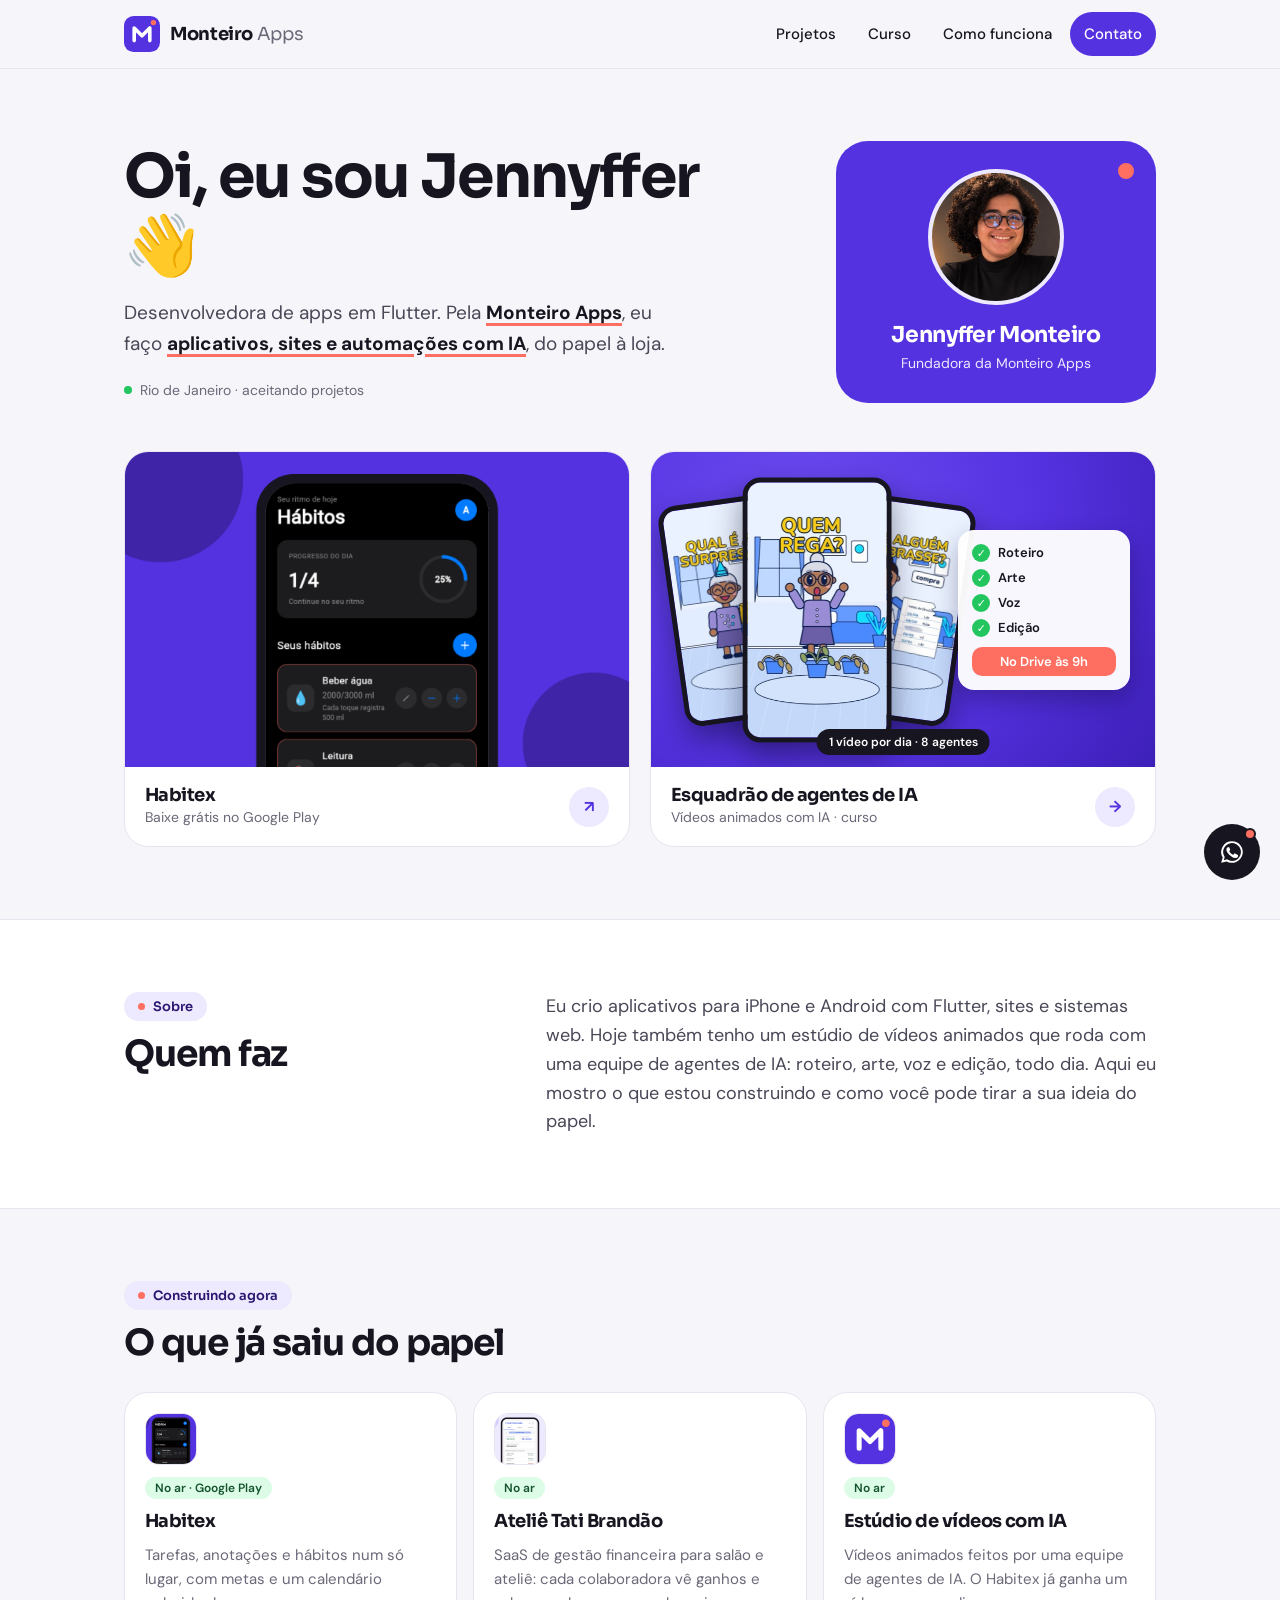
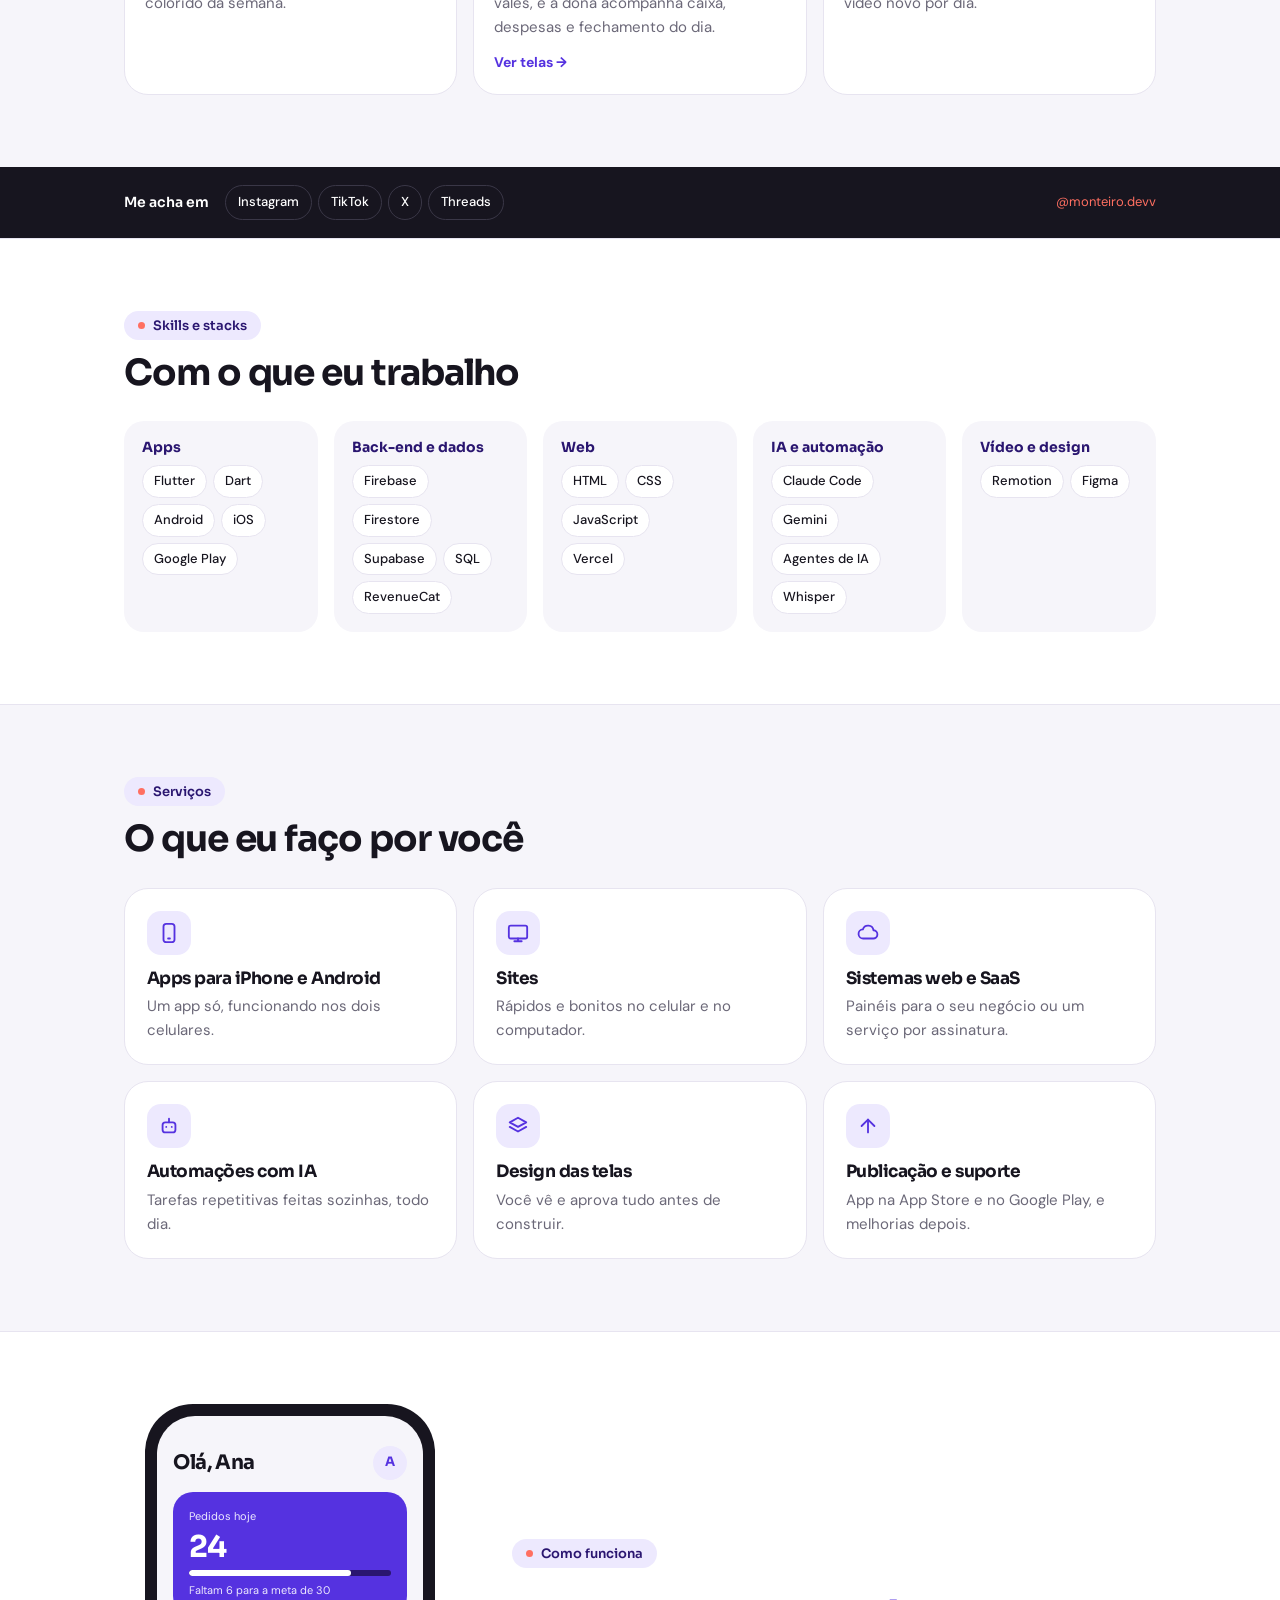
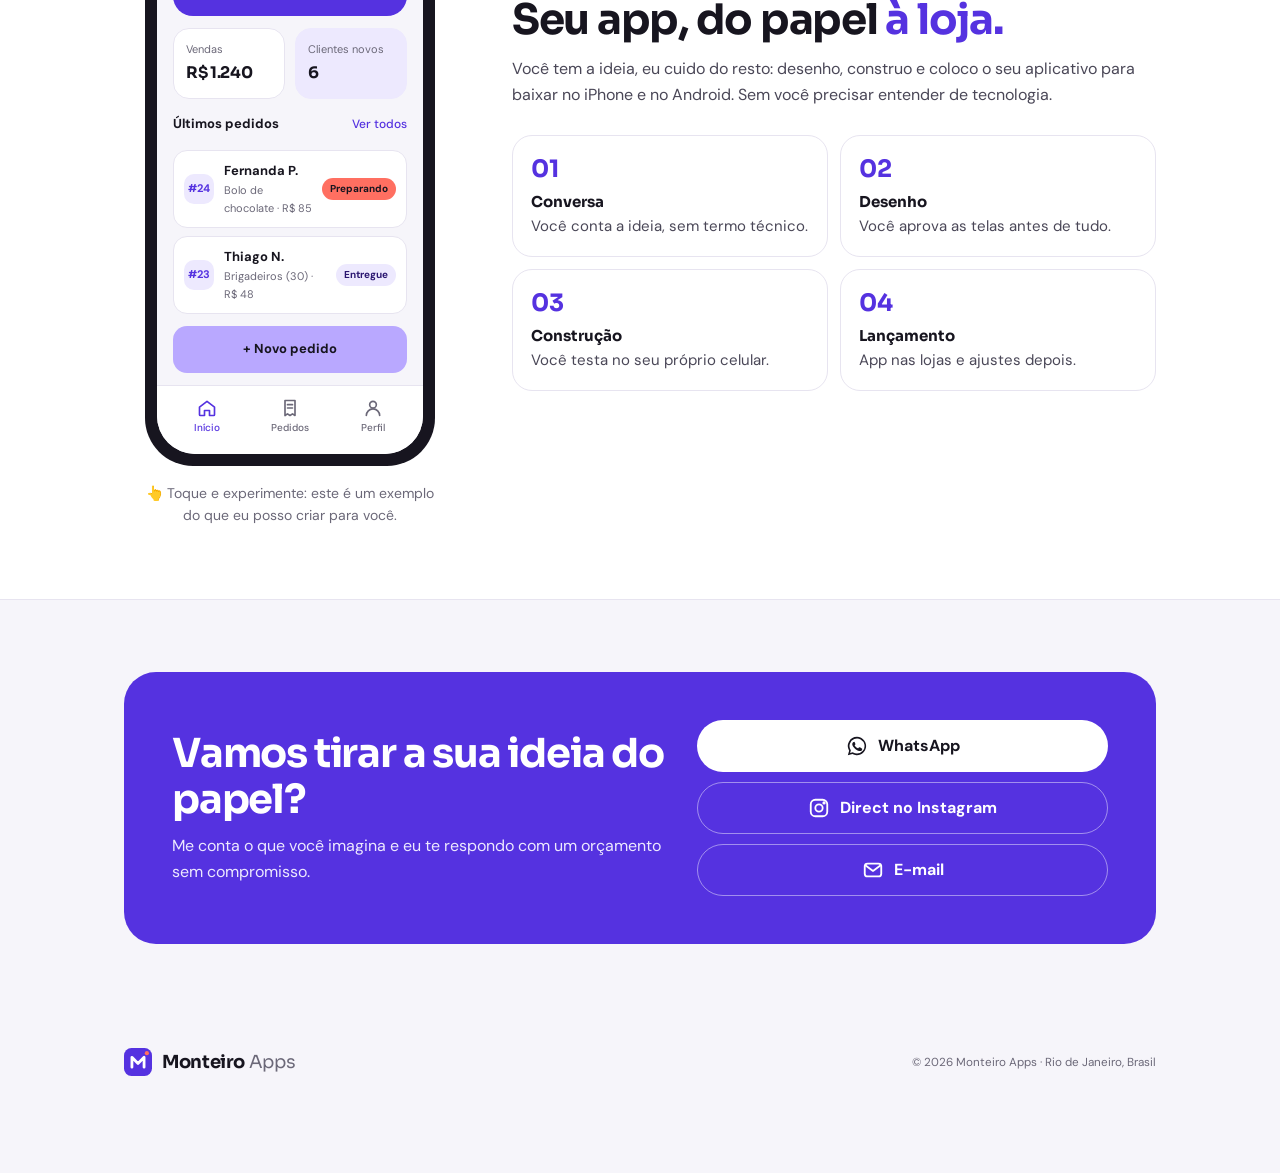
<file: index.html>
<!doctype html>
<html lang="pt-BR">
<head>
  <meta charset="utf-8">
  <meta name="viewport" content="width=device-width, initial-scale=1">
  <title>Jennyffer Monteiro · Monteiro Apps</title>
  <meta name="description" content="Jennyffer Monteiro, da Monteiro Apps: aplicativos para iPhone e Android, sites e automações com IA, do papel à loja.">
  <meta name="theme-color" content="#5532E0">
  <meta property="og:title" content="Jennyffer Monteiro · Monteiro Apps">
  <meta property="og:description" content="Aplicativos, sites e automações com IA, do papel à loja.">
  <meta property="og:type" content="website">
  <!-- TODO (pendente): og:url e og:image quando o domínio e a imagem de compartilhamento estiverem prontos -->
  <link rel="icon" href="assets/img/favicon.svg" type="image/svg+xml">
  <link rel="preconnect" href="https://fonts.googleapis.com">
  <link rel="preconnect" href="https://fonts.gstatic.com" crossorigin>
  <link href="https://fonts.googleapis.com/css2?family=Sora:wght@400;600;700&family=DM+Sans:wght@400;500;700&display=swap" rel="stylesheet">
  <link rel="stylesheet" href="assets/css/site.css?v=5">
</head>
<body>
  <a class="pular" href="#conteudo">Pular para o conteúdo</a>

  <header class="topo">
    <div class="container">
      <a href="#conteudo" class="marca" aria-label="Monteiro Apps, início">
        <svg viewBox="0 0 120 120" width="36" height="36" aria-hidden="true"><rect width="120" height="120" rx="32" fill="#5532E0"/><path d="M34 82V40l26 26 26-26v42" fill="none" stroke="#FFFFFF" stroke-width="12" stroke-linecap="round" stroke-linejoin="round"/><circle cx="98" cy="22" r="9" fill="#FF6F61"/></svg>
        <span class="marca__nome"><b>Monteiro</b> <span>Apps</span></span>
      </a>
      <nav aria-label="Principal">
        <a href="#projetos">Projetos</a>
        <a href="curso.html">Curso</a>
        <a href="#como-funciona">Como funciona</a>
        <a href="#contato" class="cta">Contato</a>
      </nav>
    </div>
  </header>

  <main id="conteudo">
    <section class="container hero">
      <div class="hero__texto">
        <h1>Oi, eu sou Jennyffer 👋</h1>
        <p>Desenvolvedora de apps em Flutter. Pela <b>Monteiro Apps</b>, eu faço <b>aplicativos, sites e automações com IA</b>, do papel à loja.</p>
        <span class="local">Rio de Janeiro · aceitando projetos</span>
      </div>
      <div class="perfil">
        <div class="avatar"><img src="assets/img/jenny.jpg" alt="Foto da Jennyffer Monteiro" width="136" height="136"></div>
        <div><strong>Jennyffer Monteiro</strong><br><small>Fundadora da Monteiro Apps</small></div>
      </div>
    </section>

    <div class="container destaques">
      <a class="card" href="https://play.google.com/store/apps/details?id=com.jennyffer.habitex" target="_blank" rel="noopener">
        <div class="card__img"><img src="assets/img/projetos/habitex.png" alt="Telas do app Habitex" width="1280" height="800"></div>
        <div class="card__rodape">
          <div><h3>Habitex</h3><small>Baixe grátis no Google Play</small></div>
          <span class="seta" aria-hidden="true">↗</span>
        </div>
      </a>
      <a class="card" href="curso.html">
        <div class="card__img">
          <div class="esq-arte" role="img" aria-label="Três vídeos do Habitex feitos pela equipe de agentes de IA e a esteira de produção">
            <div class="esq-arte__celulares">
              <img src="assets/img/curso/video-1.jpg" alt="" class="esq-cel esq-cel--esq" width="270" height="480">
              <img src="assets/img/curso/video-3.jpg" alt="" class="esq-cel esq-cel--meio" width="270" height="480">
              <img src="assets/img/curso/video-2.jpg" alt="" class="esq-cel esq-cel--dir" width="270" height="480">
            </div>
            <ul class="esq-arte__esteira">
              <li><span>✓</span>Roteiro</li>
              <li><span>✓</span>Arte</li>
              <li><span>✓</span>Voz</li>
              <li><span>✓</span>Edição</li>
              <li class="esq-arte__ok">No Drive às 9h</li>
            </ul>
            <span class="esq-arte__selo">1 vídeo por dia · 8 agentes</span>
          </div>
        </div>
        <div class="card__rodape">
          <div><h3>Esquadrão de agentes de IA</h3><small>Vídeos animados com IA · curso</small></div>
          <span class="seta" aria-hidden="true">→</span>
        </div>
      </a>
    </div>

    <section id="sobre" class="secao secao--branca">
      <div class="container sobre">
        <div class="cabeca"><span class="rotulo">Sobre</span><h2>Quem faz</h2></div>
        <p>Eu crio aplicativos para iPhone e Android com Flutter, sites e sistemas web. Hoje também tenho um estúdio de vídeos animados que roda com uma equipe de agentes de IA: roteiro, arte, voz e edição, todo dia. Aqui eu mostro o que estou construindo e como você pode tirar a sua ideia do papel.</p>
      </div>
    </section>

    <section id="projetos" class="secao">
      <div class="container">
        <div class="cabeca"><span class="rotulo">Construindo agora</span><h2>O que já saiu do papel</h2></div>
        <ul class="projetos">
          <li><a class="projeto" href="https://play.google.com/store/apps/details?id=com.jennyffer.habitex" target="_blank" rel="noopener">
            <div class="projeto__ico"><img src="assets/img/projetos/habitex.png" alt=""></div>
            <span class="tag">No ar · Google Play</span>
            <h3>Habitex</h3>
            <p>Tarefas, anotações e hábitos num só lugar, com metas e um calendário colorido da semana.</p>
          </a></li>
          <li><button type="button" class="projeto" data-galeria="galeria-atelie">
            <div class="projeto__ico"><img src="assets/img/projetos/atelie.png" alt=""></div>
            <span class="tag">No ar</span>
            <h3>Ateliê Tati Brandão</h3>
            <p>SaaS de gestão financeira para salão e ateliê: cada colaboradora vê ganhos e vales, e a dona acompanha caixa, despesas e fechamento do dia.</p>
            <span class="projeto__ver">Ver telas →</span>
          </button></li>
          <li><a class="projeto" href="curso.html">
            <div class="projeto__ico"><img src="assets/img/simbolo.svg" alt=""></div>
            <span class="tag">No ar</span>
            <h3>Estúdio de vídeos com IA</h3>
            <p>Vídeos animados feitos por uma equipe de agentes de IA. O Habitex já ganha um vídeo novo por dia.</p>
          </a></li>
        </ul>
      </div>
    </section>

    <section class="acha" aria-label="Redes sociais">
      <div class="container">
        <h2>Me acha em</h2>
        <div class="redes">
          <a href="https://instagram.com/monteiro.devv" target="_blank" rel="noopener">Instagram</a>
          <a href="https://tiktok.com/@monteiro.devv" target="_blank" rel="noopener">TikTok</a>
          <a href="https://x.com/monteirodevv" target="_blank" rel="noopener">X</a>
          <a href="https://threads.net/@monteiro.devv" target="_blank" rel="noopener">Threads</a>
        </div>
        <p class="arroba">@monteiro.devv</p>
      </div>
    </section>

    <section id="skills" class="secao secao--branca">
      <div class="container">
        <div class="cabeca"><span class="rotulo">Skills e stacks</span><h2>Com o que eu trabalho</h2></div>
        <div class="stacks">
          <div class="grupo"><h3>Apps</h3><div class="chips"><span>Flutter</span><span>Dart</span><span>Android</span><span>iOS</span><span>Google Play</span></div></div>
          <div class="grupo"><h3>Back-end e dados</h3><div class="chips"><span>Firebase</span><span>Firestore</span><span>Supabase</span><span>SQL</span><span>RevenueCat</span></div></div>
          <div class="grupo"><h3>Web</h3><div class="chips"><span>HTML</span><span>CSS</span><span>JavaScript</span><span>Vercel</span></div></div>
          <div class="grupo"><h3>IA e automação</h3><div class="chips"><span>Claude Code</span><span>Gemini</span><span>Agentes de IA</span><span>Whisper</span></div></div>
          <div class="grupo"><h3>Vídeo e design</h3><div class="chips"><span>Remotion</span><span>Figma</span></div></div>
        </div>
      </div>
    </section>

    <section id="servicos" class="secao">
      <div class="container">
        <div class="cabeca"><span class="rotulo">Serviços</span><h2>O que eu faço por você</h2></div>
        <div class="servicos">
          <div class="serv"><span class="serv__ico"><svg viewBox="0 0 24 24" fill="none" stroke="currentColor" stroke-width="2" stroke-linecap="round" stroke-linejoin="round" aria-hidden="true"><rect x="6" y="2" width="12" height="20" rx="3"/><path d="M11 18h2"/></svg></span><h3>Apps para iPhone e Android</h3><p>Um app só, funcionando nos dois celulares.</p></div>
          <div class="serv"><span class="serv__ico"><svg viewBox="0 0 24 24" fill="none" stroke="currentColor" stroke-width="2" stroke-linecap="round" stroke-linejoin="round" aria-hidden="true"><rect x="2" y="4" width="20" height="14" rx="2"/><path d="M8 21h8M12 18v3"/></svg></span><h3>Sites</h3><p>Rápidos e bonitos no celular e no computador.</p></div>
          <div class="serv"><span class="serv__ico"><svg viewBox="0 0 24 24" fill="none" stroke="currentColor" stroke-width="2" stroke-linecap="round" stroke-linejoin="round" aria-hidden="true"><path d="M7 18a5 5 0 0 1-.6-10A6 6 0 0 1 18 9a4.5 4.5 0 0 1-.5 9z"/></svg></span><h3>Sistemas web e SaaS</h3><p>Painéis para o seu negócio ou um serviço por assinatura.</p></div>
          <div class="serv"><span class="serv__ico"><svg viewBox="0 0 24 24" fill="none" stroke="currentColor" stroke-width="2" stroke-linecap="round" stroke-linejoin="round" aria-hidden="true"><rect x="5" y="8" width="14" height="11" rx="3"/><path d="M12 8V4M9 13h.01M15 13h.01"/></svg></span><h3>Automações com IA</h3><p>Tarefas repetitivas feitas sozinhas, todo dia.</p></div>
          <div class="serv"><span class="serv__ico"><svg viewBox="0 0 24 24" fill="none" stroke="currentColor" stroke-width="2" stroke-linecap="round" stroke-linejoin="round" aria-hidden="true"><path d="M12 3l9 5-9 5-9-5 9-5z"/><path d="M3 13l9 5 9-5"/></svg></span><h3>Design das telas</h3><p>Você vê e aprova tudo antes de construir.</p></div>
          <div class="serv"><span class="serv__ico"><svg viewBox="0 0 24 24" fill="none" stroke="currentColor" stroke-width="2" stroke-linecap="round" stroke-linejoin="round" aria-hidden="true"><path d="M12 19V5"/><path d="M5 12l7-7 7 7"/></svg></span><h3>Publicação e suporte</h3><p>App na App Store e no Google Play, e melhorias depois.</p></div>
        </div>
      </div>
    </section>

    <section id="como-funciona" class="secao secao--branca">
      <div class="container funciona">
        <div class="funciona__app">
          <div class="celular" role="region" aria-label="Exemplo de aplicativo para você experimentar">
          <div class="celular__tela">
            <div class="app" id="app-demo">
              <div class="app__conteudo">
                <!-- Tela: Início -->
                <section class="app__tela ativa" data-tela="inicio" aria-label="Início">
                  <div class="app__topo">
                    <span class="app__ola">Olá, Ana</span>
                    <span class="app__avatar" aria-hidden="true">A</span>
                  </div>
                  <div class="app__card">
                    <small>Pedidos hoje</small>
                    <strong data-app="total">24</strong>
                    <div class="app__barra" aria-hidden="true"><span data-app="barra"></span></div>
                    <small data-app="meta">Faltam 6 para a meta de 30</small>
                  </div>
                  <div class="app__grade">
                    <div class="app__mini"><small>Vendas</small><strong data-app="vendas">R$ 1.240</strong></div>
                    <div class="app__mini app__mini--lavanda"><small>Clientes novos</small><strong data-app="clientes">6</strong></div>
                  </div>
                  <div class="app__secao"><span>Últimos pedidos</span><button type="button" class="app__link" data-ir="pedidos">Ver todos</button></div>
                  <ul class="app__lista" data-app="ultimos"></ul>
                  <button type="button" class="app__botao" data-app="novo">+ Novo pedido</button>
                </section>

                <!-- Tela: Pedidos -->
                <section class="app__tela" data-tela="pedidos" aria-label="Pedidos">
                  <div class="app__topo"><span class="app__ola">Pedidos</span></div>
                  <p class="app__dica">Toque em um pedido para marcar como entregue.</p>
                  <ul class="app__lista app__lista--completa" data-app="todos"></ul>
                </section>

                <!-- Tela: Perfil -->
                <section class="app__tela" data-tela="perfil" aria-label="Perfil">
                  <div class="app__perfil">
                    <span class="app__avatar app__avatar--grande" aria-hidden="true">A</span>
                    <strong>Ana Souza</strong>
                    <small>Doceria da Ana</small>
                  </div>
                  <ul class="app__opcoes">
                    <li><span>Avisar novos pedidos</span><button type="button" class="app__chave" role="switch" aria-checked="true" aria-label="Avisar novos pedidos"></button></li>
                    <li><span>Resumo diário</span><button type="button" class="app__chave" role="switch" aria-checked="false" aria-label="Resumo diário"></button></li>
                  </ul>
                  <div class="app__marca">Seu app, com a sua marca.</div>
                </section>
              </div>

              <div class="app__aviso" data-app="aviso" role="status" aria-live="polite"></div>

              <nav class="app__abas" aria-label="Menu do app">
                <button type="button" class="ativa" data-ir="inicio" aria-current="page">
                  <svg viewBox="0 0 24 24" width="20" height="20" aria-hidden="true" fill="none" stroke="currentColor" stroke-width="2" stroke-linecap="round" stroke-linejoin="round"><path d="M3 11l9-7 9 7v9a1 1 0 0 1-1 1h-5v-6H9v6H4a1 1 0 0 1-1-1z"/></svg>
                  Início
                </button>
                <button type="button" data-ir="pedidos">
                  <svg viewBox="0 0 24 24" width="20" height="20" aria-hidden="true" fill="none" stroke="currentColor" stroke-width="2" stroke-linecap="round" stroke-linejoin="round"><path d="M6 3h12v18l-3-2-3 2-3-2-3 2z"/><path d="M9 8h6M9 12h6"/></svg>
                  Pedidos
                </button>
                <button type="button" data-ir="perfil">
                  <svg viewBox="0 0 24 24" width="20" height="20" aria-hidden="true" fill="none" stroke="currentColor" stroke-width="2" stroke-linecap="round" stroke-linejoin="round"><circle cx="12" cy="8" r="4"/><path d="M4 21a8 8 0 0 1 16 0"/></svg>
                  Perfil
                </button>
              </nav>
            </div>
          </div>
        </div>
          <p class="hero__dica"><span aria-hidden="true">👆</span> Toque e experimente: este é um exemplo do que eu posso criar para você.</p>
        </div>
        <div>
          <div class="cabeca"><span class="rotulo">Como funciona</span></div>
          <h3 class="titulo">Seu app, do papel <span>à loja.</span></h3>
          <p>Você tem a ideia, eu cuido do resto: desenho, construo e coloco o seu aplicativo para baixar no iPhone e no Android. Sem você precisar entender de tecnologia.</p>
          <ol class="etapas">
            <li><b>Conversa</b>Você conta a ideia, sem termo técnico.</li>
            <li><b>Desenho</b>Você aprova as telas antes de tudo.</li>
            <li><b>Construção</b>Você testa no seu próprio celular.</li>
            <li><b>Lançamento</b>App nas lojas e ajustes depois.</li>
          </ol>
        </div>
      </div>
    </section>

    <section id="contato" class="secao">
      <div class="container">
        <div class="contato">
          <div>
            <h2>Vamos tirar a sua ideia do papel?</h2>
            <p>Me conta o que você imagina e eu te respondo com um orçamento sem compromisso.</p>
          </div>
          <div class="contatos">
            <a class="btn btn--branco" href="https://wa.me/5521992798870?text=Ol%C3%A1%2C%20Jenny!%20Vim%20pelo%20seu%20site." target="_blank" rel="noopener">
              <svg viewBox="0 0 24 24" fill="currentColor" aria-hidden="true"><path d="M12 2a10 10 0 0 0-8.6 15.1L2 22l5-1.3A10 10 0 1 0 12 2Zm0 18.2a8.2 8.2 0 0 1-4.2-1.2l-.3-.2-3 .8.8-2.9-.2-.3A8.2 8.2 0 1 1 12 20.2Zm4.5-6.1c-.2-.1-1.5-.7-1.7-.8-.2-.1-.4-.1-.6.1l-.8 1c-.1.2-.3.2-.5.1a6.7 6.7 0 0 1-3.3-2.9c-.3-.4.2-.4.7-1.4.1-.2 0-.3 0-.5l-.8-1.8c-.2-.5-.4-.4-.6-.4h-.5a1 1 0 0 0-.7.3 3 3 0 0 0-.9 2.2 5.2 5.2 0 0 0 1.1 2.8 12 12 0 0 0 4.6 4c1.7.7 2.4.8 3.2.7.5-.1 1.5-.6 1.8-1.2.2-.6.2-1.1.1-1.2l-.4-.3Z"/></svg>
              WhatsApp
            </a>
            <a class="btn btn--contorno" href="https://ig.me/m/monteiro.devv" target="_blank" rel="noopener">
              <svg viewBox="0 0 24 24" fill="none" stroke="currentColor" stroke-width="2" stroke-linecap="round" stroke-linejoin="round" aria-hidden="true"><rect x="3" y="3" width="18" height="18" rx="5"/><circle cx="12" cy="12" r="4"/><circle cx="17.5" cy="6.5" r=".8" fill="currentColor"/></svg>
              Direct no Instagram
            </a>
            <a class="btn btn--contorno" href="mailto:monteirooapps@gmail.com">
              <svg viewBox="0 0 24 24" fill="none" stroke="currentColor" stroke-width="2" stroke-linecap="round" stroke-linejoin="round" aria-hidden="true"><rect x="3" y="5" width="18" height="14" rx="3"/><path d="m4 7 8 6 8-6"/></svg>
              E-mail
            </a>
          </div>
        </div>
      </div>
    </section>
  </main>

  <footer class="rodape">
    <div class="container">
      <span class="marca">
        <svg viewBox="0 0 120 120" width="28" height="28" aria-hidden="true"><rect width="120" height="120" rx="32" fill="#5532E0"/><path d="M34 82V40l26 26 26-26v42" fill="none" stroke="#FFFFFF" stroke-width="12" stroke-linecap="round" stroke-linejoin="round"/><circle cx="98" cy="22" r="9" fill="#FF6F61"/></svg>
        <span class="marca__nome"><b>Monteiro</b> <span>Apps</span></span>
      </span>
      <small>© <span id="ano">2026</span> Monteiro Apps · Rio de Janeiro, Brasil</small>
    </div>
  </footer>

  <dialog class="galeria" id="galeria-atelie" aria-labelledby="galeria-atelie-titulo">
    <div class="galeria__topo">
      <div><h2 id="galeria-atelie-titulo">Ateliê Tati Brandão</h2><small>Telas com dados fictícios, só para você conhecer o sistema.</small></div>
      <button type="button" class="galeria__fechar" data-fechar aria-label="Fechar">✕</button>
    </div>
    <div class="galeria__trilho" tabindex="0" aria-label="Telas do sistema">
        <figure class="galeria__item"><img src="assets/img/atelie/tela-1.jpg" alt="Colaboradora: saldo do dia, saldo a receber e ganhos da quinzena (dados fictícios)" width="600" height="1200" loading="lazy"><figcaption>Colaboradora: saldo do dia, saldo a receber e ganhos da quinzena</figcaption></figure>
        <figure class="galeria__item"><img src="assets/img/atelie/tela-2.jpg" alt="Colaboradora: histórico das quinzenas (dados fictícios)" width="600" height="1200" loading="lazy"><figcaption>Colaboradora: histórico das quinzenas</figcaption></figure>
        <figure class="galeria__item"><img src="assets/img/atelie/tela-3.jpg" alt="Dona: total do mês, parte do salão e despesas (dados fictícios)" width="600" height="1200" loading="lazy"><figcaption>Dona: total do mês, parte do salão e despesas</figcaption></figure>
        <figure class="galeria__item"><img src="assets/img/atelie/tela-4.jpg" alt="Dona: quanto cada colaboradora tem a receber (dados fictícios)" width="600" height="1200" loading="lazy"><figcaption>Dona: quanto cada colaboradora tem a receber</figcaption></figure>
        <figure class="galeria__item"><img src="assets/img/atelie/tela-5.jpg" alt="Dona: histórico por mês (dados fictícios)" width="600" height="1200" loading="lazy"><figcaption>Dona: histórico por mês</figcaption></figure>
    </div>
    <div class="galeria__setas">
      <button type="button" data-passo="-1" aria-label="Tela anterior">←</button>
      <span class="galeria__conta" aria-live="polite">1 / 5</span>
      <button type="button" data-passo="1" aria-label="Próxima tela">→</button>
    </div>
  </dialog>

  <a class="flutuante" href="https://wa.me/5521992798870?text=Ol%C3%A1%2C%20Jenny!%20Vim%20pelo%20seu%20site." target="_blank" rel="noopener" aria-label="Conversar no WhatsApp"><svg viewBox="0 0 24 24" fill="currentColor" aria-hidden="true"><path d="M12 2a10 10 0 0 0-8.6 15.1L2 22l5-1.3A10 10 0 1 0 12 2Zm0 18.2a8.2 8.2 0 0 1-4.2-1.2l-.3-.2-3 .8.8-2.9-.2-.3A8.2 8.2 0 1 1 12 20.2Zm4.5-6.1c-.2-.1-1.5-.7-1.7-.8-.2-.1-.4-.1-.6.1l-.8 1c-.1.2-.3.2-.5.1a6.7 6.7 0 0 1-3.3-2.9c-.3-.4.2-.4.7-1.4.1-.2 0-.3 0-.5l-.8-1.8c-.2-.5-.4-.4-.6-.4h-.5a1 1 0 0 0-.7.3 3 3 0 0 0-.9 2.2 5.2 5.2 0 0 0 1.1 2.8 12 12 0 0 0 4.6 4c1.7.7 2.4.8 3.2.7.5-.1 1.5-.6 1.8-1.2.2-.6.2-1.1.1-1.2l-.4-.3Z"/></svg></a>

  <script src="assets/js/main.js?v=8"></script>
</body>
</html>
</file>
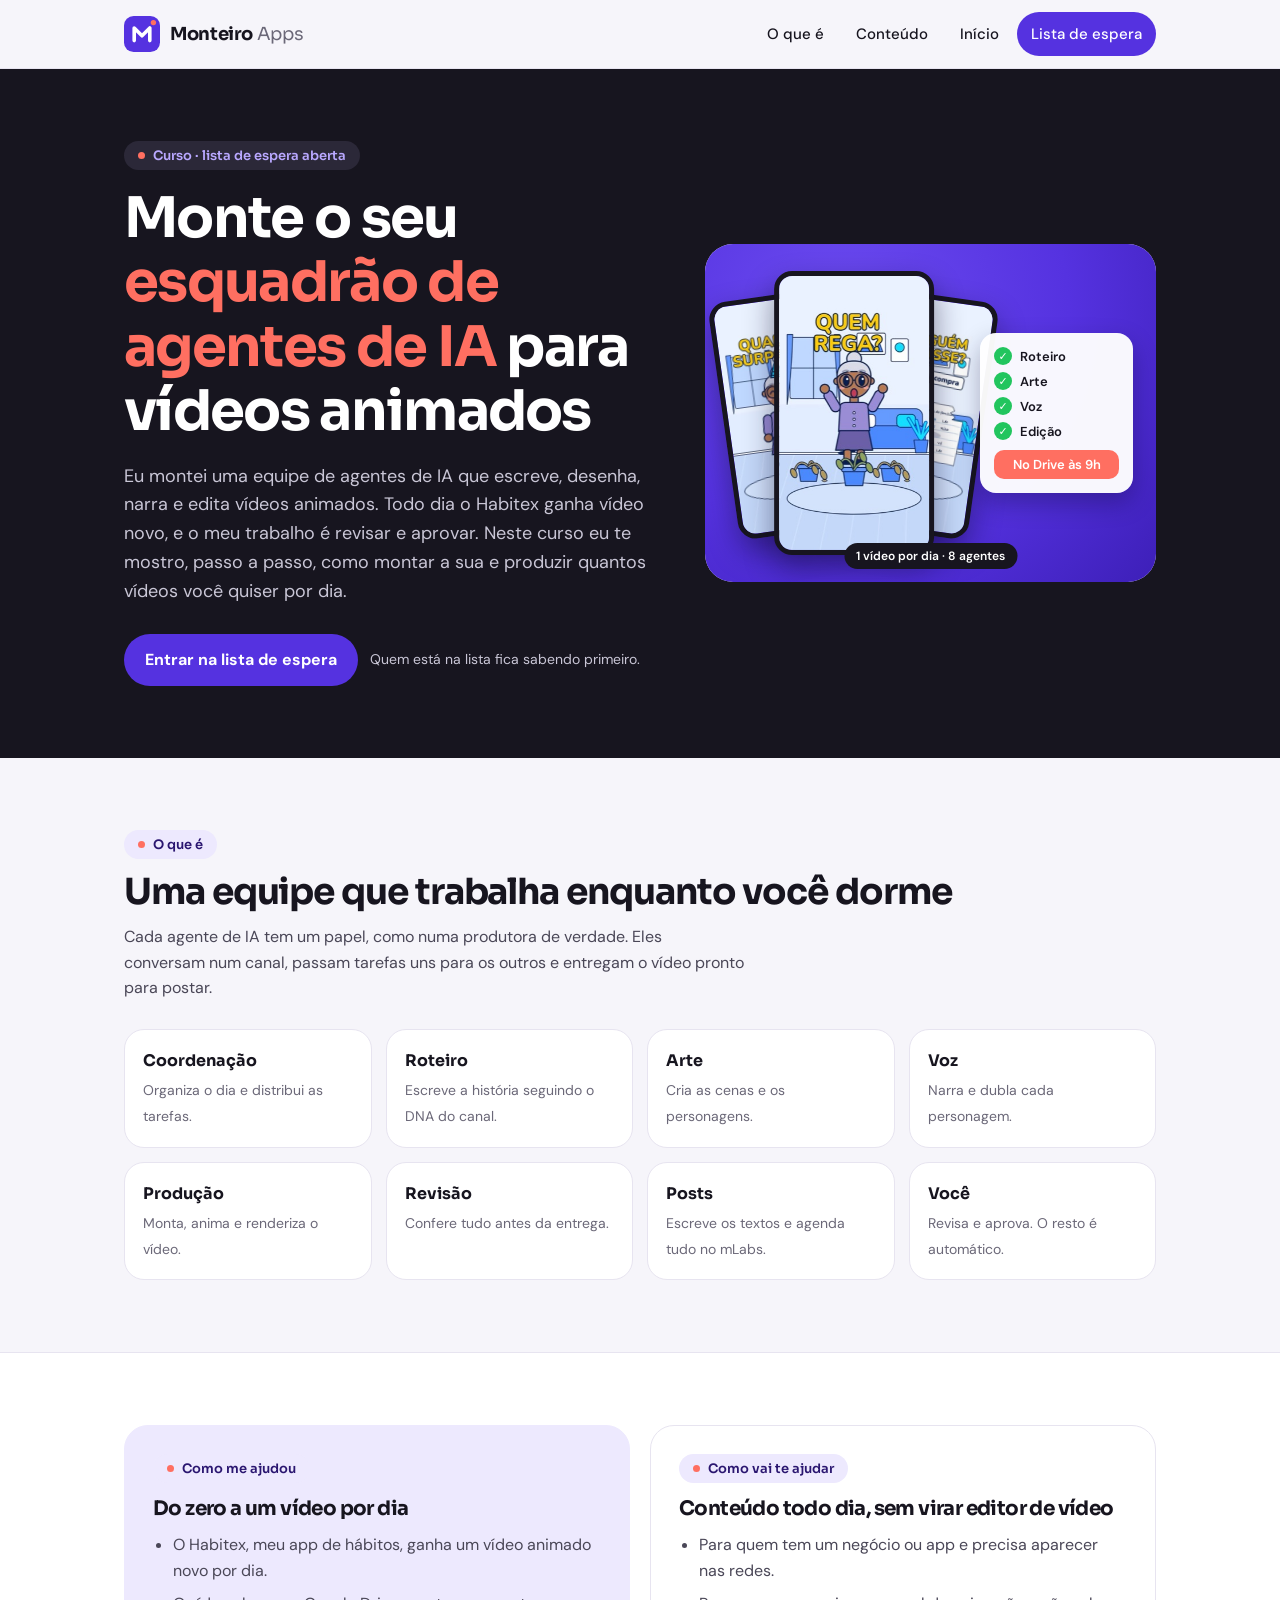
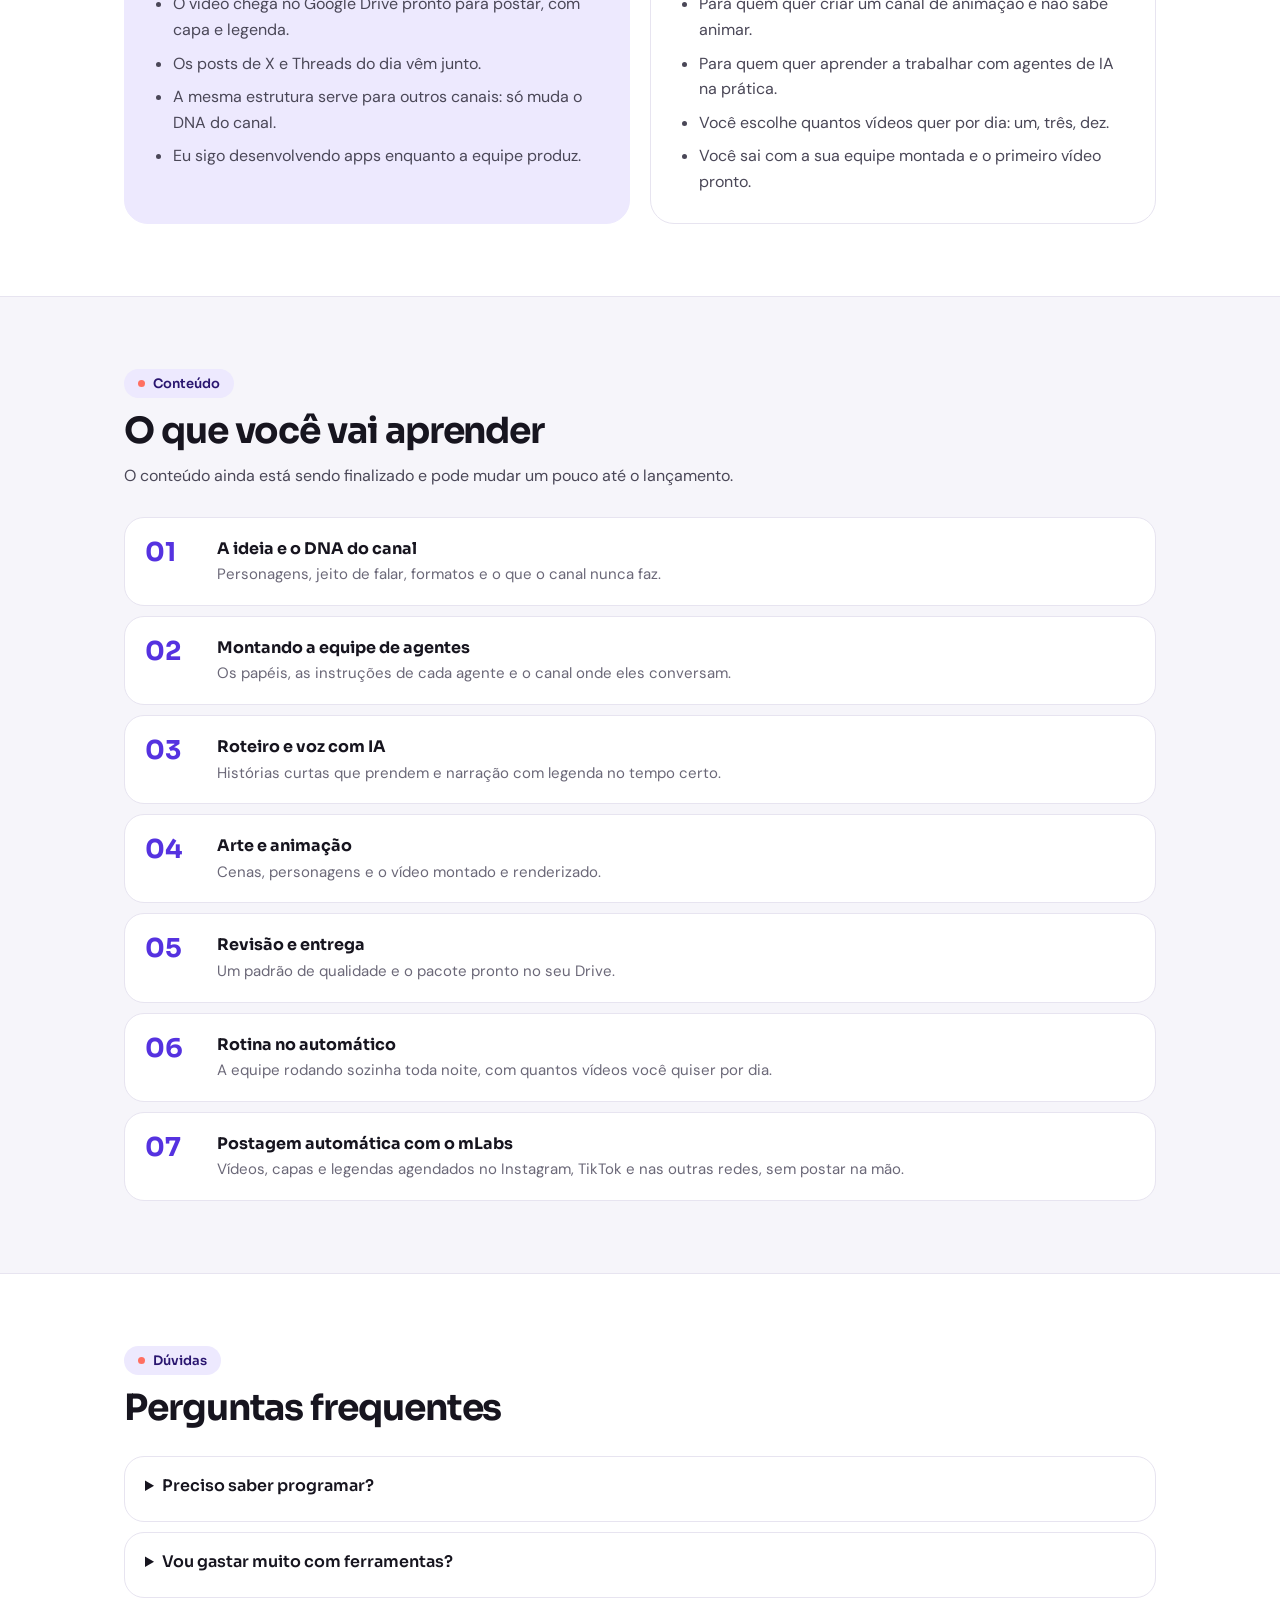
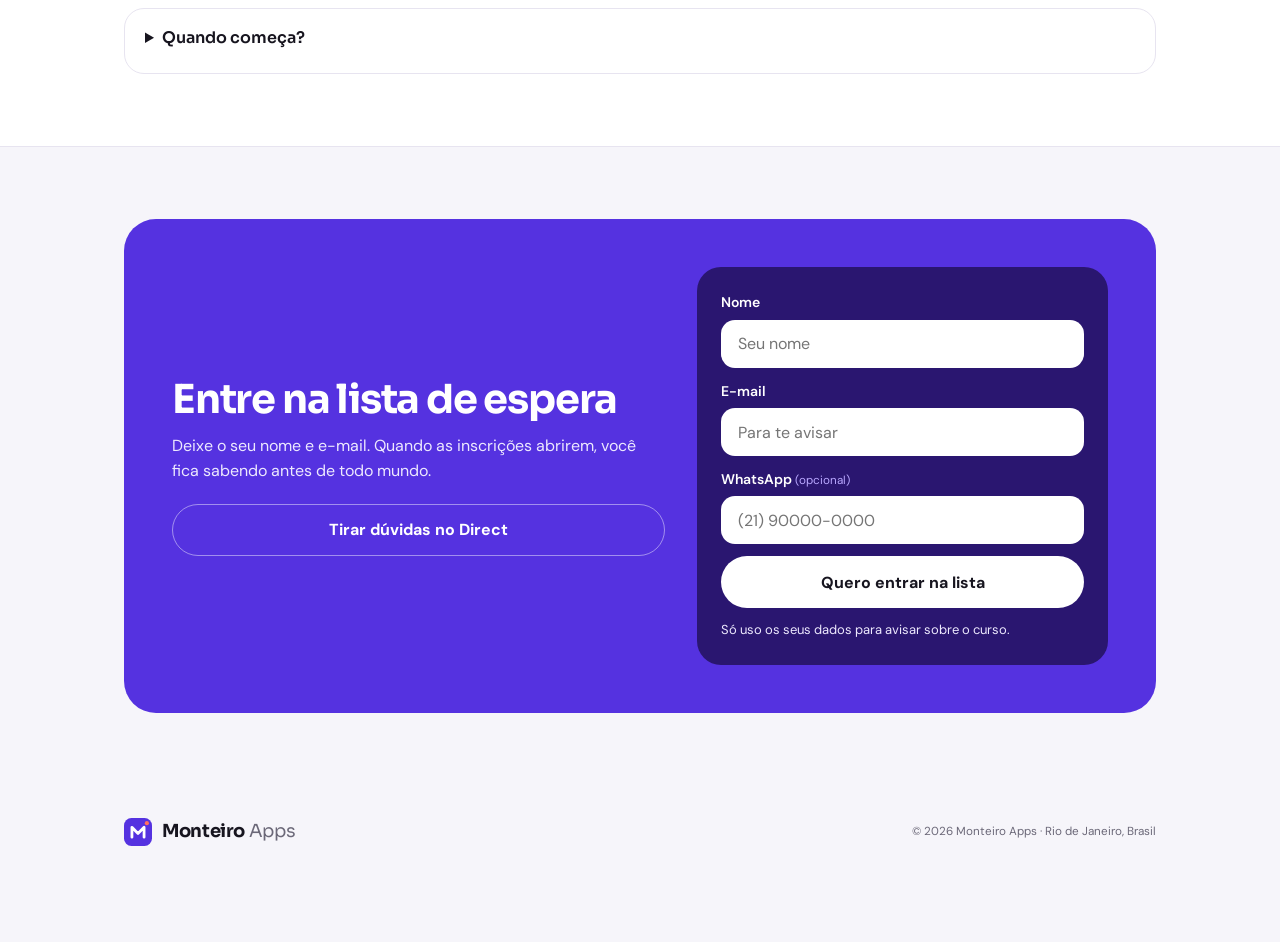
<file: curso.html>
<!doctype html>
<html lang="pt-BR">
<head>
  <meta charset="utf-8">
  <meta name="viewport" content="width=device-width, initial-scale=1">
  <title>Esquadrão de agentes de IA · Curso · Monteiro Apps</title>
  <meta name="description" content="Aprenda a montar uma equipe de agentes de IA que escreve, desenha, narra e edita vídeos animados todo dia. Curso da Jenny Monteiro, da Monteiro Apps.">
  <meta name="theme-color" content="#17151F">
  <meta property="og:title" content="Esquadrão de agentes de IA · vídeos animados">
  <meta property="og:description" content="Monte a sua equipe de agentes de IA para produzir vídeos animados todo dia.">
  <meta property="og:type" content="website">
  <link rel="icon" href="assets/img/favicon.svg" type="image/svg+xml">
  <link rel="preconnect" href="https://fonts.googleapis.com">
  <link rel="preconnect" href="https://fonts.gstatic.com" crossorigin>
  <link href="https://fonts.googleapis.com/css2?family=Sora:wght@400;600;700&family=DM+Sans:wght@400;500;700&display=swap" rel="stylesheet">
  <link rel="stylesheet" href="assets/css/site.css?v=5">
</head>
<body>
  <a class="pular" href="#conteudo">Pular para o conteúdo</a>

  <header class="topo">
    <div class="container">
      <a href="index.html" class="marca" aria-label="Monteiro Apps, voltar ao início">
        <svg viewBox="0 0 120 120" width="36" height="36" aria-hidden="true"><rect width="120" height="120" rx="32" fill="#5532E0"/><path d="M34 82V40l26 26 26-26v42" fill="none" stroke="#FFFFFF" stroke-width="12" stroke-linecap="round" stroke-linejoin="round"/><circle cx="98" cy="22" r="9" fill="#FF6F61"/></svg>
        <span class="marca__nome"><b>Monteiro</b> <span>Apps</span></span>
      </a>
      <nav aria-label="Principal">
        <a href="#o-que-e">O que é</a>
        <a href="#modulos">Conteúdo</a>
        <a href="index.html">Início</a>
        <a href="#lista" class="cta">Lista de espera</a>
      </nav>
    </div>
  </header>

  <main id="conteudo">
    <section class="curso-hero">
      <div class="container">
        <div>
          <span class="rotulo">Curso · lista de espera aberta</span>
          <h1>Monte o seu <span>esquadrão de agentes de IA</span> para vídeos animados</h1>
          <p>Eu montei uma equipe de agentes de IA que escreve, desenha, narra e edita vídeos animados. Todo dia o Habitex ganha vídeo novo, e o meu trabalho é revisar e aprovar. Neste curso eu te mostro, passo a passo, como montar a sua e produzir quantos vídeos você quiser por dia.</p>
          <div class="curso-acoes">
            <a class="btn btn--roxo" href="#lista">Entrar na lista de espera</a>
            <span class="aviso-compra">Quem está na lista fica sabendo primeiro.</span>
          </div>
        </div>
        <div class="curso-hero__arte">
          <div class="esq-arte" role="img" aria-label="Três vídeos do Habitex feitos pela equipe de agentes de IA e a esteira de produção">
            <div class="esq-arte__celulares">
              <img src="assets/img/curso/video-1.jpg" alt="" class="esq-cel esq-cel--esq" width="270" height="480">
              <img src="assets/img/curso/video-3.jpg" alt="" class="esq-cel esq-cel--meio" width="270" height="480">
              <img src="assets/img/curso/video-2.jpg" alt="" class="esq-cel esq-cel--dir" width="270" height="480">
            </div>
            <ul class="esq-arte__esteira">
              <li><span>✓</span>Roteiro</li>
              <li><span>✓</span>Arte</li>
              <li><span>✓</span>Voz</li>
              <li><span>✓</span>Edição</li>
              <li class="esq-arte__ok">No Drive às 9h</li>
            </ul>
            <span class="esq-arte__selo">1 vídeo por dia · 8 agentes</span>
          </div>
        </div>
      </div>
    </section>

    <section id="o-que-e" class="secao">
      <div class="container">
        <div class="cabeca">
          <span class="rotulo">O que é</span>
          <h2>Uma equipe que trabalha enquanto você dorme</h2>
          <p>Cada agente de IA tem um papel, como numa produtora de verdade. Eles conversam num canal, passam tarefas uns para os outros e entregam o vídeo pronto para postar.</p>
        </div>
        <ul class="equipe">
          <li><b>Coordenação</b><span>Organiza o dia e distribui as tarefas.</span></li>
          <li><b>Roteiro</b><span>Escreve a história seguindo o DNA do canal.</span></li>
          <li><b>Arte</b><span>Cria as cenas e os personagens.</span></li>
          <li><b>Voz</b><span>Narra e dubla cada personagem.</span></li>
          <li><b>Produção</b><span>Monta, anima e renderiza o vídeo.</span></li>
          <li><b>Revisão</b><span>Confere tudo antes da entrega.</span></li>
          <li><b>Posts</b><span>Escreve os textos e agenda tudo no mLabs.</span></li>
          <li><b>Você</b><span>Revisa e aprova. O resto é automático.</span></li>
        </ul>
      </div>
    </section>

    <section class="secao secao--branca">
      <div class="container lado">
        <div class="bloco bloco--roxo">
          <span class="rotulo">Como me ajudou</span>
          <h3 style="margin-top:14px">Do zero a um vídeo por dia</h3>
          <ul>
            <li>O Habitex, meu app de hábitos, ganha um vídeo animado novo por dia.</li>
            <li>O vídeo chega no Google Drive pronto para postar, com capa e legenda.</li>
            <li>Os posts de X e Threads do dia vêm junto.</li>
            <li>A mesma estrutura serve para outros canais: só muda o DNA do canal.</li>
            <li>Eu sigo desenvolvendo apps enquanto a equipe produz.</li>
          </ul>
        </div>
        <div class="bloco">
          <span class="rotulo">Como vai te ajudar</span>
          <h3 style="margin-top:14px">Conteúdo todo dia, sem virar editor de vídeo</h3>
          <ul>
            <li>Para quem tem um negócio ou app e precisa aparecer nas redes.</li>
            <li>Para quem quer criar um canal de animação e não sabe animar.</li>
            <li>Para quem quer aprender a trabalhar com agentes de IA na prática.</li>
            <li>Você escolhe quantos vídeos quer por dia: um, três, dez.</li>
            <li>Você sai com a sua equipe montada e o primeiro vídeo pronto.</li>
          </ul>
        </div>
      </div>
    </section>

    <section id="modulos" class="secao">
      <div class="container">
        <div class="cabeca">
          <span class="rotulo">Conteúdo</span>
          <h2>O que você vai aprender</h2>
          <p>O conteúdo ainda está sendo finalizado e pode mudar um pouco até o lançamento.</p>
        </div>
        <ol class="modulos">
          <li><div><b>A ideia e o DNA do canal</b><span>Personagens, jeito de falar, formatos e o que o canal nunca faz.</span></div></li>
          <li><div><b>Montando a equipe de agentes</b><span>Os papéis, as instruções de cada agente e o canal onde eles conversam.</span></div></li>
          <li><div><b>Roteiro e voz com IA</b><span>Histórias curtas que prendem e narração com legenda no tempo certo.</span></div></li>
          <li><div><b>Arte e animação</b><span>Cenas, personagens e o vídeo montado e renderizado.</span></div></li>
          <li><div><b>Revisão e entrega</b><span>Um padrão de qualidade e o pacote pronto no seu Drive.</span></div></li>
          <li><div><b>Rotina no automático</b><span>A equipe rodando sozinha toda noite, com quantos vídeos você quiser por dia.</span></div></li>
          <li><div><b>Postagem automática com o mLabs</b><span>Vídeos, capas e legendas agendados no Instagram, TikTok e nas outras redes, sem postar na mão.</span></div></li>
        </ol>
      </div>
    </section>

    <section class="secao secao--branca">
      <div class="container">
        <div class="cabeca"><span class="rotulo">Dúvidas</span><h2>Perguntas frequentes</h2></div>
        <div class="faq">
          <details><summary>Preciso saber programar?</summary><p>Não. Eu mostro cada passo na tela. Saber usar bem o computador e ter paciência para testar já ajuda muito.</p></details>
          <details><summary>Vou gastar muito com ferramentas?</summary><p>Eu mostro o que uso no meu estúdio e as opções gratuitas de cada etapa, para você começar gastando pouco.</p></details>
          <details><summary>Quando começa?</summary><p>As inscrições abrem em breve. Entre na lista de espera e você fica sabendo primeiro.</p></details>
        </div>
      </div>
    </section>

    <section id="lista" class="secao">
      <div class="container">
        <div class="contato">
          <div>
            <h2>Entre na lista de espera</h2>
            <p>Deixe o seu nome e e-mail. Quando as inscrições abrirem, você fica sabendo antes de todo mundo.</p>
            <a class="btn btn--contorno" style="margin-top:20px" href="https://ig.me/m/monteiro.devv" target="_blank" rel="noopener">Tirar dúvidas no Direct</a>
          </div>
          <!-- Envio por e-mail via FormSubmit, o mesmo serviço do formulário antigo (veja o README). -->
          <!-- TODO (pendente): quando a plataforma de venda estiver escolhida, colocar aqui o botão de compra com o link dela -->
          <!-- data-planilha: URL do app da Web do Apps Script (scripts/lista-espera-planilha.gs). Cada inscrição vira uma linha na planilha do Drive. -->
          <form class="espera" id="form-espera" data-planilha="https://script.google.com/macros/s/AKfycbyx66cRHei1P4dPQMaMN5dbKPX2s4kxhECvCii2IFlPE6ffMMp5UhqcogldB4oXcvldtg/exec" action="https://formsubmit.co/ajax/monteirooapps@gmail.com" method="POST" novalidate>
            <input type="hidden" name="_subject" value="Lista de espera: curso Esquadrão de agentes de IA">
            <input type="hidden" name="_template" value="table">
            <input type="hidden" name="pagina" value="curso">
            <input type="text" name="_honey" class="espera__mel" tabindex="-1" autocomplete="off" aria-hidden="true">
            <label>Nome<input type="text" name="nome" placeholder="Seu nome" autocomplete="name" required></label>
            <label>E-mail<input type="email" name="email" placeholder="Para te avisar" autocomplete="email" required></label>
            <label><span>WhatsApp <small>(opcional)</small></span><input type="tel" name="whatsapp" placeholder="(21) 90000-0000" autocomplete="tel"></label>
            <button type="submit" class="btn btn--branco">Quero entrar na lista</button>
            <p class="espera__aviso" id="espera-aviso" role="status">Só uso os seus dados para avisar sobre o curso.</p>
          </form>
        </div>
      </div>
    </section>
  </main>

  <footer class="rodape">
    <div class="container">
      <a href="index.html" class="marca">
        <svg viewBox="0 0 120 120" width="28" height="28" aria-hidden="true"><rect width="120" height="120" rx="32" fill="#5532E0"/><path d="M34 82V40l26 26 26-26v42" fill="none" stroke="#FFFFFF" stroke-width="12" stroke-linecap="round" stroke-linejoin="round"/><circle cx="98" cy="22" r="9" fill="#FF6F61"/></svg>
        <span class="marca__nome"><b>Monteiro</b> <span>Apps</span></span>
      </a>
      <small>© <span id="ano">2026</span> Monteiro Apps · Rio de Janeiro, Brasil</small>
    </div>
  </footer>

  <script src="assets/js/main.js?v=8"></script>
</body>
</html>
</file>
<file: assets/css/site.css>
/* Monteiro Apps · site da Jenny (index.html e curso.html)
   Tokens da identidade visual v1.1 (ver brand/IDENTIDADE-VISUAL.md). Sem sombras nem gradientes. */
:root {
  --roxo: #5532E0;
  --roxo-profundo: #2A1670;
  --lavanda: #EDE9FE;
  --lilas: #B9A8FF;
  --coral: #FF6F61;
  --grafite: #17151F;
  --ardosia: #6B6878;
  --texto-corpo: #4A4757;
  --nevoa: #F6F5FA;
  --borda: #E7E4F0;
  --branco: #FFFFFF;
  --texto-escuro-suave: #C9C6D6;

  --font-display: 'Sora', 'DM Sans', system-ui, sans-serif;
  --font-body: 'DM Sans', system-ui, sans-serif;
  --pilula: 999px;
  --largura: 1080px;
}

*, *::before, *::after { box-sizing: border-box; }
html { scroll-behavior: smooth; }
[id] { scroll-margin-top: 84px; }
body { margin: 0; background: var(--nevoa); color: var(--texto-corpo); font: 400 16px/1.6 var(--font-body); -webkit-font-smoothing: antialiased; }
h1, h2, h3, p, ul, ol { margin: 0; }
h1, h2, h3 { font-family: var(--font-display); color: var(--grafite); letter-spacing: -0.03em; line-height: 1.15; }
a { color: inherit; }
img { max-width: 100%; display: block; }
.pular { position: absolute; left: -9999px; }
.pular:focus { left: 16px; top: 16px; z-index: 50; background: var(--branco); padding: 8px 14px; border-radius: 12px; }
.container { width: 100%; max-width: var(--largura); margin: 0 auto; padding-inline: 24px; }

/* Cabeçalho */
.topo { position: sticky; top: 0; z-index: 20; background: rgba(246, 245, 250, .94); backdrop-filter: blur(10px); border-bottom: 1px solid var(--borda); }
.topo .container { display: flex; align-items: center; justify-content: space-between; gap: 16px; min-height: 68px; }
.marca { display: inline-flex; align-items: center; gap: 10px; text-decoration: none; }
.marca__nome { font-family: var(--font-display); font-size: 18px; color: var(--grafite); letter-spacing: -0.02em; }
.marca__nome span { font-weight: 400; color: var(--ardosia); }
.topo nav { display: flex; align-items: center; gap: 4px; }
.topo nav a { padding: 10px 14px; border-radius: var(--pilula); text-decoration: none; font-weight: 500; font-size: 15px; color: var(--grafite); }
.topo nav a:hover { background: var(--lavanda); }
.topo nav a.cta { background: var(--roxo); color: var(--branco); }
.topo nav a.cta:hover { background: var(--roxo-profundo); }

/* Selo de seção (no lugar de números) */
.rotulo { display: inline-flex; align-items: center; gap: 8px; padding: 6px 14px; border-radius: var(--pilula); background: var(--lavanda); color: var(--roxo-profundo); font: 600 13px var(--font-display); letter-spacing: 0; }
.rotulo::before { content: ""; width: 7px; height: 7px; border-radius: 50%; background: var(--coral); }
.cabeca { display: flex; flex-direction: column; align-items: flex-start; gap: 12px; margin-bottom: 28px; }
.cabeca h2 { font-size: clamp(26px, 3.4vw, 36px); }
.cabeca p { max-width: 620px; }

.secao { padding-block: 72px; }
.secao--branca { background: var(--branco); border-block: 1px solid var(--borda); }

/* Abertura */
.hero { display: grid; grid-template-columns: 1.4fr 1fr; gap: 40px; align-items: center; padding-block: 72px 48px; }
.hero h1 { font-size: clamp(36px, 5.6vw, 60px); margin-bottom: 18px; }
.hero__texto p { font-size: 19px; max-width: 560px; }
.hero__texto b { color: var(--grafite); font-weight: 700; text-decoration: underline; text-decoration-color: var(--coral); text-decoration-thickness: 3px; text-underline-offset: 4px; }
.local { display: inline-flex; align-items: center; gap: 8px; margin-top: 20px; font-size: 14px; color: var(--ardosia); }
.local::before { content: ""; width: 8px; height: 8px; border-radius: 50%; background: #22C55E; }
.perfil { justify-self: end; width: 100%; max-width: 320px; background: var(--roxo); border-radius: 32px; padding: 28px; color: var(--branco); display: flex; flex-direction: column; align-items: center; text-align: center; gap: 16px; position: relative; }
.perfil::after { content: ""; position: absolute; top: 22px; right: 22px; width: 16px; height: 16px; border-radius: 50%; background: var(--coral); }
.avatar { width: 136px; height: 136px; border-radius: 50%; border: 4px solid var(--lavanda); background: var(--lavanda); display: grid; place-items: center; font: 700 44px var(--font-display); color: var(--roxo); overflow: hidden; }
.avatar img { width: 100%; height: 100%; object-fit: cover; object-position: center 35%; }
.perfil strong { font: 700 22px var(--font-display); letter-spacing: -0.02em; }
.perfil small { color: var(--lavanda); font-size: 14px; }

/* Destaques: Habitex e exército de agentes */
.destaques { display: grid; grid-template-columns: 1fr 1fr; gap: 20px; padding-bottom: 72px; }
.card { display: flex; flex-direction: column; border: 1px solid var(--borda); border-radius: 24px; overflow: hidden; text-decoration: none; background: var(--branco); transition: transform .15s ease, border-color .15s ease; }
.card:hover { transform: translateY(-3px); border-color: var(--lilas); }
.card__img { aspect-ratio: 16 / 10; background: var(--lavanda); overflow: hidden; display: grid; place-items: center; }
.card__img img { width: 100%; height: 100%; object-fit: cover; object-position: center 30%; }
.card__img svg { width: 100%; height: 100%; }
.card__rodape { display: flex; justify-content: space-between; align-items: center; gap: 12px; padding: 18px 20px; }
.card__rodape h3 { font-size: 18px; }
.card__rodape small { display: block; color: var(--ardosia); font-size: 14px; }
.seta { flex: none; width: 40px; height: 40px; border-radius: 50%; background: var(--lavanda); color: var(--roxo); display: grid; place-items: center; font-weight: 700; }

/* Sobre */
.sobre { display: grid; grid-template-columns: 1fr 1.6fr; gap: 40px; align-items: start; }
.sobre p { font-size: 18px; }

/* Projetos */
.projetos { display: grid; grid-template-columns: repeat(3, 1fr); gap: 16px; list-style: none; padding: 0; }
.projeto { height: 100%; display: flex; flex-direction: column; gap: 12px; padding: 20px; border: 1px solid var(--borda); border-radius: 24px; background: var(--branco); text-decoration: none; transition: border-color .15s ease; }
a.projeto:hover { border-color: var(--lilas); }
.projeto__ico { width: 52px; height: 52px; border-radius: 14px; overflow: hidden; border: 1px solid var(--borda); background: var(--lavanda); }
.projeto__ico img { width: 100%; height: 100%; object-fit: cover; }
.projeto h3 { font-size: 18px; }
.projeto p { font-size: 15px; color: var(--ardosia); }
.tag { align-self: flex-start; font: 600 12px var(--font-body); padding: 3px 10px; border-radius: var(--pilula); background: #DCFCE7; color: #14532D; }

/* Me acha em */
.acha { background: var(--grafite); color: var(--texto-escuro-suave); }
.acha .container { display: flex; align-items: center; gap: 16px; flex-wrap: wrap; padding-block: 18px; }
.acha h2 { font-size: 14px; font-weight: 600; color: var(--branco); letter-spacing: 0; }
.redes { display: flex; gap: 6px; flex-wrap: nowrap; }
.redes a { padding: 6px 12px; border: 1px solid #3A3747; border-radius: var(--pilula); text-decoration: none; font-size: 13px; font-weight: 500; color: var(--branco); }
.redes a:hover { border-color: var(--coral); }
.arroba { margin-left: auto; font-size: 13px; color: var(--coral); }

/* Skills e stacks */
.stacks { display: grid; grid-template-columns: repeat(auto-fit, minmax(190px, 1fr)); gap: 16px; }
.grupo { padding: 18px; border-radius: 20px; background: var(--nevoa); }
.grupo h3 { font-size: 14px; color: var(--roxo-profundo); margin-bottom: 10px; letter-spacing: 0; }
.chips { display: flex; flex-wrap: wrap; gap: 6px; }
.chips span { padding: 5px 11px; border-radius: var(--pilula); background: var(--branco); border: 1px solid var(--borda); color: var(--grafite); font-size: 13px; font-weight: 500; }

/* Serviços */
.servicos { display: grid; grid-template-columns: repeat(3, 1fr); gap: 16px; }
.serv { padding: 22px; border: 1px solid var(--borda); border-radius: 24px; background: var(--branco); }
.serv__ico { width: 44px; height: 44px; border-radius: 14px; background: var(--lavanda); color: var(--roxo); display: grid; place-items: center; margin-bottom: 14px; }
.serv__ico svg { width: 22px; height: 22px; }
.serv h3 { font-size: 17px; margin-bottom: 6px; }
.serv p { font-size: 15px; color: var(--ardosia); }

/* Como funciona: app de exemplo + etapas */
.funciona { display: grid; grid-template-columns: auto 1fr; gap: 56px; align-items: center; }
.funciona__app { display: flex; flex-direction: column; align-items: center; }
.funciona h3.titulo { font-size: clamp(28px, 4vw, 42px); margin-bottom: 12px; }
.funciona h3.titulo span { color: var(--roxo); }
.etapas { list-style: none; padding: 0; display: grid; grid-template-columns: 1fr 1fr; gap: 12px; margin-top: 28px; counter-reset: e; }
.etapas li { counter-increment: e; padding: 18px; border-radius: 20px; background: var(--branco); border: 1px solid var(--borda); font-size: 15px; }
.etapas li::before { content: "0" counter(e); display: block; font: 700 24px var(--font-display); color: var(--roxo); margin-bottom: 6px; }
.etapas b { display: block; color: var(--grafite); font-family: var(--font-display); }

/* Contato (fim da página) */
.contato { background: var(--roxo); border-radius: 32px; padding: 48px; color: var(--branco); display: grid; grid-template-columns: 1.2fr 1fr; gap: 32px; align-items: center; }
.contato h2 { color: var(--branco); font-size: clamp(28px, 4vw, 40px); margin-bottom: 10px; }
.contato p { color: var(--lavanda); }
.contatos { display: grid; gap: 10px; }
.btn { display: flex; align-items: center; justify-content: center; gap: 10px; min-height: 52px; padding: 12px 20px; border-radius: var(--pilula); text-decoration: none; font-weight: 700; font-size: 16px; border: 1px solid transparent; transition: background-color .15s ease, transform .15s ease; }
.btn svg { width: 22px; height: 22px; flex: none; }
.btn:hover { transform: translateY(-2px); }
.btn--branco { background: var(--branco); color: var(--grafite); }
.btn--branco:hover { background: var(--lavanda); }
.btn--contorno { border-color: rgba(255, 255, 255, .45); color: var(--branco); }
.btn--contorno:hover { background: var(--roxo-profundo); }
.btn--roxo { background: var(--roxo); color: var(--branco); }
.btn--roxo:hover { background: var(--roxo-profundo); }
.btn--claro { background: var(--branco); border-color: var(--borda); color: var(--grafite); }
.btn--claro:hover { border-color: var(--lilas); }

/* WhatsApp flutuante */
.flutuante { position: fixed; right: 20px; bottom: 20px; z-index: 30; width: 56px; height: 56px; border-radius: 50%; background: var(--grafite); color: var(--branco); display: grid; place-items: center; }
.flutuante::after { content: ""; position: absolute; top: 4px; right: 4px; width: 12px; height: 12px; border-radius: 50%; background: var(--coral); border: 2px solid var(--grafite); }
.flutuante svg { width: 26px; height: 26px; }
.flutuante:hover { background: var(--roxo); }

.rodape { padding-block: 32px 96px; font-size: 14px; color: var(--ardosia); }
.rodape .container { display: flex; align-items: center; justify-content: space-between; gap: 12px; flex-wrap: wrap; }

/* Página do curso */
.curso-hero { background: var(--grafite); color: var(--texto-escuro-suave); }
.curso-hero .container { display: grid; grid-template-columns: 1.2fr 1fr; gap: 40px; align-items: center; padding-block: 72px; }
.curso-hero h1 { color: var(--branco); font-size: clamp(34px, 5vw, 56px); margin: 16px 0 18px; }
.curso-hero h1 span { color: var(--coral); }
.curso-hero p { font-size: 18px; }
.curso-hero .rotulo { background: #2B2838; color: var(--lilas); }
.curso-hero__arte { border-radius: 28px; overflow: hidden; background: var(--lavanda); aspect-ratio: 4 / 3; }
.curso-hero__arte svg { width: 100%; height: auto; display: block; }
.curso-acoes { display: flex; flex-wrap: wrap; gap: 12px; margin-top: 28px; align-items: center; }
.btn[aria-disabled="true"] { cursor: default; }
.btn[aria-disabled="true"]:hover { transform: none; }
.aviso-compra { font-size: 14px; color: var(--ardosia); }
.curso-hero .aviso-compra { color: var(--texto-escuro-suave); }
.equipe { display: grid; grid-template-columns: repeat(4, 1fr); gap: 14px; list-style: none; padding: 0; }
.equipe li { padding: 18px; border-radius: 20px; background: var(--branco); border: 1px solid var(--borda); }
.equipe b { display: block; font-family: var(--font-display); color: var(--grafite); margin-bottom: 4px; }
.equipe span { font-size: 14px; color: var(--ardosia); }
.lado { display: grid; grid-template-columns: 1fr 1fr; gap: 20px; }
.bloco { padding: 28px; border-radius: 24px; background: var(--branco); border: 1px solid var(--borda); }
.bloco--roxo { background: var(--lavanda); border-color: var(--lavanda); }
.bloco h3 { font-size: 20px; margin-bottom: 12px; }
.bloco ul { padding-left: 20px; display: flex; flex-direction: column; gap: 8px; }
.modulos { list-style: none; padding: 0; display: grid; gap: 10px; counter-reset: m; }
.modulos li { counter-increment: m; display: grid; grid-template-columns: 56px 1fr; gap: 16px; align-items: start; padding: 18px 20px; border-radius: 20px; background: var(--branco); border: 1px solid var(--borda); }
.modulos li::before { content: counter(m, decimal-leading-zero); font: 700 26px var(--font-display); color: var(--roxo); }
.modulos b { display: block; font-family: var(--font-display); color: var(--grafite); }
.modulos span { font-size: 15px; color: var(--ardosia); }
.faq { display: grid; gap: 10px; }
.faq details { padding: 18px 20px; border-radius: 20px; background: var(--branco); border: 1px solid var(--borda); }
.faq summary { cursor: pointer; font: 600 16px var(--font-display); color: var(--grafite); min-height: 28px; }
.faq details p { margin-top: 10px; }
.compra { text-align: center; display: flex; flex-direction: column; align-items: center; gap: 14px; }
.compra .btn { min-width: 260px; }

.espera { display: grid; gap: 12px; background: var(--roxo-profundo); border-radius: 24px; padding: 24px; }
.espera label { display: grid; gap: 6px; font-weight: 600; font-size: 14px; color: var(--branco); }
.espera label small { font-weight: 400; color: var(--lilas); }
.espera input { min-height: 48px; padding: 10px 16px; border-radius: 14px; border: 1px solid transparent; font: 400 16px var(--font-body); color: var(--grafite); background: var(--branco); }
.espera input:focus { outline: 3px solid var(--lilas); outline-offset: 1px; }
.espera button { border: 0; cursor: pointer; font-family: var(--font-body); }
.espera button:disabled { opacity: .7; cursor: default; }
.espera__mel { position: absolute; left: -9999px; }
.espera__aviso { font-size: 13px; color: var(--lavanda); }
.espera__aviso.ok { color: var(--branco); font-weight: 700; }

/* Galeria (popup) de telas */
button.projeto { width: 100%; text-align: left; font: inherit; color: inherit; cursor: pointer; }
button.projeto:hover { border-color: var(--lilas); }
.projeto__ver { margin-top: auto; font-weight: 700; font-size: 14px; color: var(--roxo); }
.galeria { width: min(960px, calc(100% - 24px)); max-height: calc(100% - 24px); border: 0; border-radius: 28px; padding: 24px; background: var(--branco); color: var(--texto-corpo); }
.galeria::backdrop { background: rgba(23, 21, 31, .72); }
.galeria__topo { display: flex; justify-content: space-between; align-items: flex-start; gap: 16px; margin-bottom: 18px; }
.galeria__topo h2 { font-size: 22px; }
.galeria__topo small { color: var(--ardosia); font-size: 14px; }
.galeria__fechar { flex: none; width: 44px; height: 44px; border-radius: 50%; border: 1px solid var(--borda); background: var(--branco); font-size: 18px; cursor: pointer; color: var(--grafite); }
.galeria__fechar:hover { background: var(--lavanda); }
.galeria__trilho { display: flex; gap: 16px; overflow-x: auto; scroll-snap-type: x mandatory; scrollbar-width: none; padding-bottom: 4px; }
.galeria__trilho::-webkit-scrollbar { display: none; }
.galeria__item { flex: 0 0 min(280px, 78%); margin: 0; scroll-snap-align: start; }
.galeria__item img { width: 100%; height: auto; max-height: 62vh; object-fit: cover; object-position: top; border-radius: 20px; border: 1px solid var(--borda); background: #F2F0EA; }
.galeria__item figcaption { margin-top: 8px; font-size: 13px; color: var(--ardosia); }
.galeria__setas { display: flex; justify-content: center; align-items: center; gap: 16px; margin-top: 16px; }
.galeria__setas button { width: 44px; height: 44px; border-radius: 50%; border: 1px solid var(--borda); background: var(--branco); font-size: 18px; font-weight: 700; color: var(--roxo); cursor: pointer; }
.galeria__setas button:hover { background: var(--lavanda); }
.galeria__conta { font-size: 14px; color: var(--ardosia); min-width: 48px; text-align: center; }
body:has(.galeria[open]) { overflow: hidden; }

/* Celular e telas menores */
@media (max-width: 880px) {
  .hero, .sobre, .funciona, .contato, .curso-hero .container, .lado { grid-template-columns: 1fr; }
  .perfil { justify-self: start; flex-direction: row; align-items: center; text-align: left; max-width: none; padding: 20px; }
  .avatar { width: 72px; height: 72px; border-width: 3px; font-size: 30px; flex-shrink: 0; }
  .projetos, .servicos { grid-template-columns: 1fr 1fr; }
  .equipe { grid-template-columns: 1fr 1fr; }
  .funciona__app { order: 2; }
}
@media (max-width: 640px) {
  .container { padding-inline: 16px; }
  .topo nav a:not(.cta) { display: none; }
  .hero { padding-block: 40px 32px; gap: 24px; }
  .hero__texto p { font-size: 17px; }
  .destaques, .projetos, .servicos, .etapas { grid-template-columns: 1fr; }
  .destaques { padding-bottom: 48px; }
  .secao { padding-block: 52px; }
  .contato { padding: 28px 20px; border-radius: 24px; }
  .acha .container { gap: 10px; }
  .arroba { display: none; }
  .redes a { padding: 5px 10px; font-size: 12.5px; }
  .equipe { grid-template-columns: 1fr; }
  .modulos li { grid-template-columns: 44px 1fr; gap: 10px; }
}
@media (prefers-reduced-motion: reduce) {
  html { scroll-behavior: auto; }
  .card, .btn { transition: none; }
}

/* App de exemplo interativo (copiado de styles.css) */
.celular { width: min(290px, 100%); aspect-ratio: 1 / 2; border-radius: 48px; background: var(--grafite); padding: 12px; }
.celular__tela { height: 100%; border-radius: 38px; background: var(--nevoa); overflow: hidden; }

/* App de exemplo (interativo) */
.app { position: relative; height: 100%; display: flex; flex-direction: column; font-size: 13px; color: var(--grafite); }
:where(.app button) { font: inherit; color: inherit; cursor: pointer; }
.app__conteudo { flex: 1; min-height: 0; overflow-y: auto; scrollbar-width: none; padding: 30px 16px 12px; }
.app__conteudo::-webkit-scrollbar { display: none; }
.app__tela { display: none; flex-direction: column; gap: 12px; min-height: 100%; }
.app__tela.ativa { display: flex; animation: app-entra .25s ease; }
@keyframes app-entra { from { opacity: 0; transform: translateY(6px); } to { opacity: 1; transform: none; } }
.app__topo { display: flex; justify-content: space-between; align-items: center; }
.app__ola { font-family: var(--font-display); font-size: 20px; font-weight: 700; letter-spacing: -0.02em; }
.app__avatar { width: 34px; height: 34px; border-radius: var(--pilula); background: var(--lavanda); color: var(--roxo); display: inline-flex; align-items: center; justify-content: center; font-family: var(--font-display); font-weight: 700; }
.app__avatar--grande { width: 64px; height: 64px; font-size: 26px; }
.app__card { background: var(--roxo); border-radius: 20px; padding: 16px; color: var(--branco); display: flex; flex-direction: column; gap: 6px; }
.app__card small { font-size: 11px; color: var(--lavanda); }
.app__card strong { font-family: var(--font-display); font-size: 30px; font-weight: 700; letter-spacing: -0.03em; line-height: 1.1; }
.app__card strong.pulsa { animation: app-pulsa .4s ease; }
@keyframes app-pulsa { 50% { transform: scale(1.15); } }
.app__barra { height: 6px; border-radius: 6px; background: var(--roxo-profundo); overflow: hidden; }
.app__barra span { display: block; width: 80%; height: 100%; border-radius: 6px; background: var(--branco); transition: width .35s ease; }
.app__grade { display: grid; grid-template-columns: repeat(2, minmax(0, 1fr)); gap: 10px; }
.app__mini { background: var(--branco); border: 1px solid var(--borda); border-radius: 16px; padding: 12px; display: flex; flex-direction: column; gap: 2px; }
.app__mini--lavanda { background: var(--lavanda); border-color: var(--lavanda); }
.app__mini small { font-size: 11px; color: var(--ardosia); }
.app__mini strong { font-family: var(--font-display); font-size: 16px; letter-spacing: -0.02em; }
.app__secao { display: flex; justify-content: space-between; align-items: center; font-weight: 700; }
.app__link { background: none; border: 0; padding: 4px 0; color: var(--roxo); font-weight: 500; font-size: 12px; }
.app__lista { list-style: none; margin: 0; padding: 0; display: flex; flex-direction: column; gap: 8px; }
.app__pedido { width: 100%; display: flex; align-items: center; gap: 10px; text-align: left; background: var(--branco); border: 1px solid var(--borda); border-radius: 14px; padding: 10px; }
.app__pedido.novo { animation: app-entra .3s ease; }
.app__pedido-icone { flex: none; width: 30px; height: 30px; border-radius: 10px; background: var(--lavanda); color: var(--roxo); display: inline-flex; align-items: center; justify-content: center; font-weight: 700; font-size: 11px; }
.app__pedido-texto { flex: 1; min-width: 0; display: flex; flex-direction: column; }
.app__pedido-texto b { font-weight: 700; white-space: nowrap; overflow: hidden; text-overflow: ellipsis; }
.app__pedido-texto small { color: var(--ardosia); font-size: 11px; }
.app__status { flex: none; font-size: 10px; font-weight: 700; padding: 3px 8px; border-radius: var(--pilula); background: var(--coral); color: var(--grafite); }
.app__status--ok { background: var(--lavanda); color: var(--roxo-profundo); }
.app__botao { margin-top: auto; background: var(--lilas); color: var(--grafite); border: 0; border-radius: 14px; padding: 13px; font-weight: 700; transition: background-color .15s ease, transform .1s ease; }
.app__botao:hover { background: var(--lavanda); }
.app__botao:active { transform: scale(.97); }
.app__dica { color: var(--ardosia); font-size: 12px; }
.app__perfil { display: flex; flex-direction: column; align-items: center; gap: 4px; padding-block: 12px; text-align: center; }
.app__perfil strong { font-family: var(--font-display); font-size: 17px; margin-top: 6px; }
.app__perfil small { color: var(--ardosia); }
.app__opcoes { list-style: none; margin: 0; padding: 0; background: var(--branco); border: 1px solid var(--borda); border-radius: 16px; }
.app__opcoes li { display: flex; align-items: center; justify-content: space-between; gap: 8px; padding: 12px; }
.app__opcoes li + li { border-top: 1px solid var(--borda); }
.app__chave { position: relative; flex: none; width: 40px; height: 24px; border-radius: var(--pilula); border: 0; background: var(--borda); transition: background-color .2s ease; }
.app__chave::after { content: ""; position: absolute; top: 3px; left: 3px; width: 18px; height: 18px; border-radius: 50%; background: var(--branco); transition: transform .2s ease; }
.app__chave[aria-checked="true"] { background: var(--roxo); }
.app__chave[aria-checked="true"]::after { transform: translateX(16px); }
.app__marca { margin-top: auto; background: var(--grafite); color: var(--branco); border-radius: 16px; padding: 14px; text-align: center; font-family: var(--font-display); font-weight: 600; }
.app__aviso { position: absolute; left: 12px; right: 12px; top: 10px; background: var(--grafite); color: var(--branco); border-radius: 12px; padding: 10px 12px; font-size: 12px; text-align: center; opacity: 0; transform: translateY(-8px); transition: opacity .2s ease, transform .2s ease; pointer-events: none; }
.app__aviso.visivel { opacity: 1; transform: none; }
.app__abas { display: grid; grid-template-columns: repeat(3, 1fr); background: var(--branco); border-top: 1px solid var(--borda); padding: 6px 8px 12px; }
.app__abas button { background: none; border: 0; display: flex; flex-direction: column; align-items: center; gap: 2px; padding: 6px 0; min-height: 44px; font-size: 10px; font-weight: 500; color: var(--ardosia); }
.app__abas button.ativa { color: var(--roxo); }
.hero__dica { margin-top: 16px; text-align: center; font-size: 14px; color: var(--ardosia); max-width: 290px; }
@media (prefers-reduced-motion: reduce) {
  .app__barra span, .app__chave, .app__chave::after, .app__aviso { transition: none; }
  .app__tela.ativa, .app__pedido.novo, .app__card strong.pulsa { animation: none; }
}

/* Arte do card do Esquadrão: vídeos reais + esteira */
.esq-arte { position: relative; width: 100%; height: 100%; background: radial-gradient(circle at 30% 20%, #6B4BF0 0, var(--roxo) 55%, #3D1FB8 100%); overflow: hidden; }
.esq-arte__celulares { position: absolute; left: 4%; top: 50%; width: 58%; height: 84%; transform: translateY(-50%); }
.esq-arte .esq-cel { position: absolute; top: 50%; height: 84%; width: auto; aspect-ratio: 9 / 16; object-fit: cover; border: 5px solid #17151F; border-radius: 18px; box-shadow: 0 14px 30px rgba(10, 6, 40, .45); }
.esq-arte .esq-cel--esq { left: 0; transform: translateY(-50%) rotate(-8deg); }
.esq-arte .esq-cel--dir { right: 0; transform: translateY(-50%) rotate(8deg); }
.esq-arte .esq-cel--meio { left: 50%; height: 100%; transform: translate(-50%, -50%); z-index: 2; }
.esq-arte__esteira { position: absolute; right: 5%; top: 50%; transform: translateY(-50%); list-style: none; margin: 0; padding: 14px; display: grid; gap: 7px; background: rgba(255, 255, 255, .96); border-radius: 16px; box-shadow: 0 10px 24px rgba(10, 6, 40, .3); font: 600 13px var(--font-body); color: var(--grafite); min-width: 34%; }
.esq-arte__esteira li { display: flex; align-items: center; gap: 8px; }
.esq-arte__esteira span { display: grid; place-items: center; width: 18px; height: 18px; border-radius: 50%; background: #22C55E; color: #fff; font-size: 11px; }
.esq-arte__esteira .esq-arte__ok { margin-top: 3px; padding: 6px 10px; border-radius: 10px; background: var(--coral); color: #fff; justify-content: center; }
.esq-arte__selo { position: absolute; left: 50%; bottom: 4%; transform: translateX(-50%); z-index: 3; white-space: nowrap; padding: 5px 12px; border-radius: 999px; background: #17151F; color: #fff; font: 600 12px var(--font-body); }
@media (max-width: 560px) {
  .esq-arte .esq-cel { border-width: 3px; border-radius: 12px; }
  .esq-arte__esteira { padding: 10px; gap: 5px; font-size: 11px; }
  .esq-arte__esteira span { width: 15px; height: 15px; font-size: 9px; }
  .esq-arte__selo { font-size: 10px; }
}
</file>
